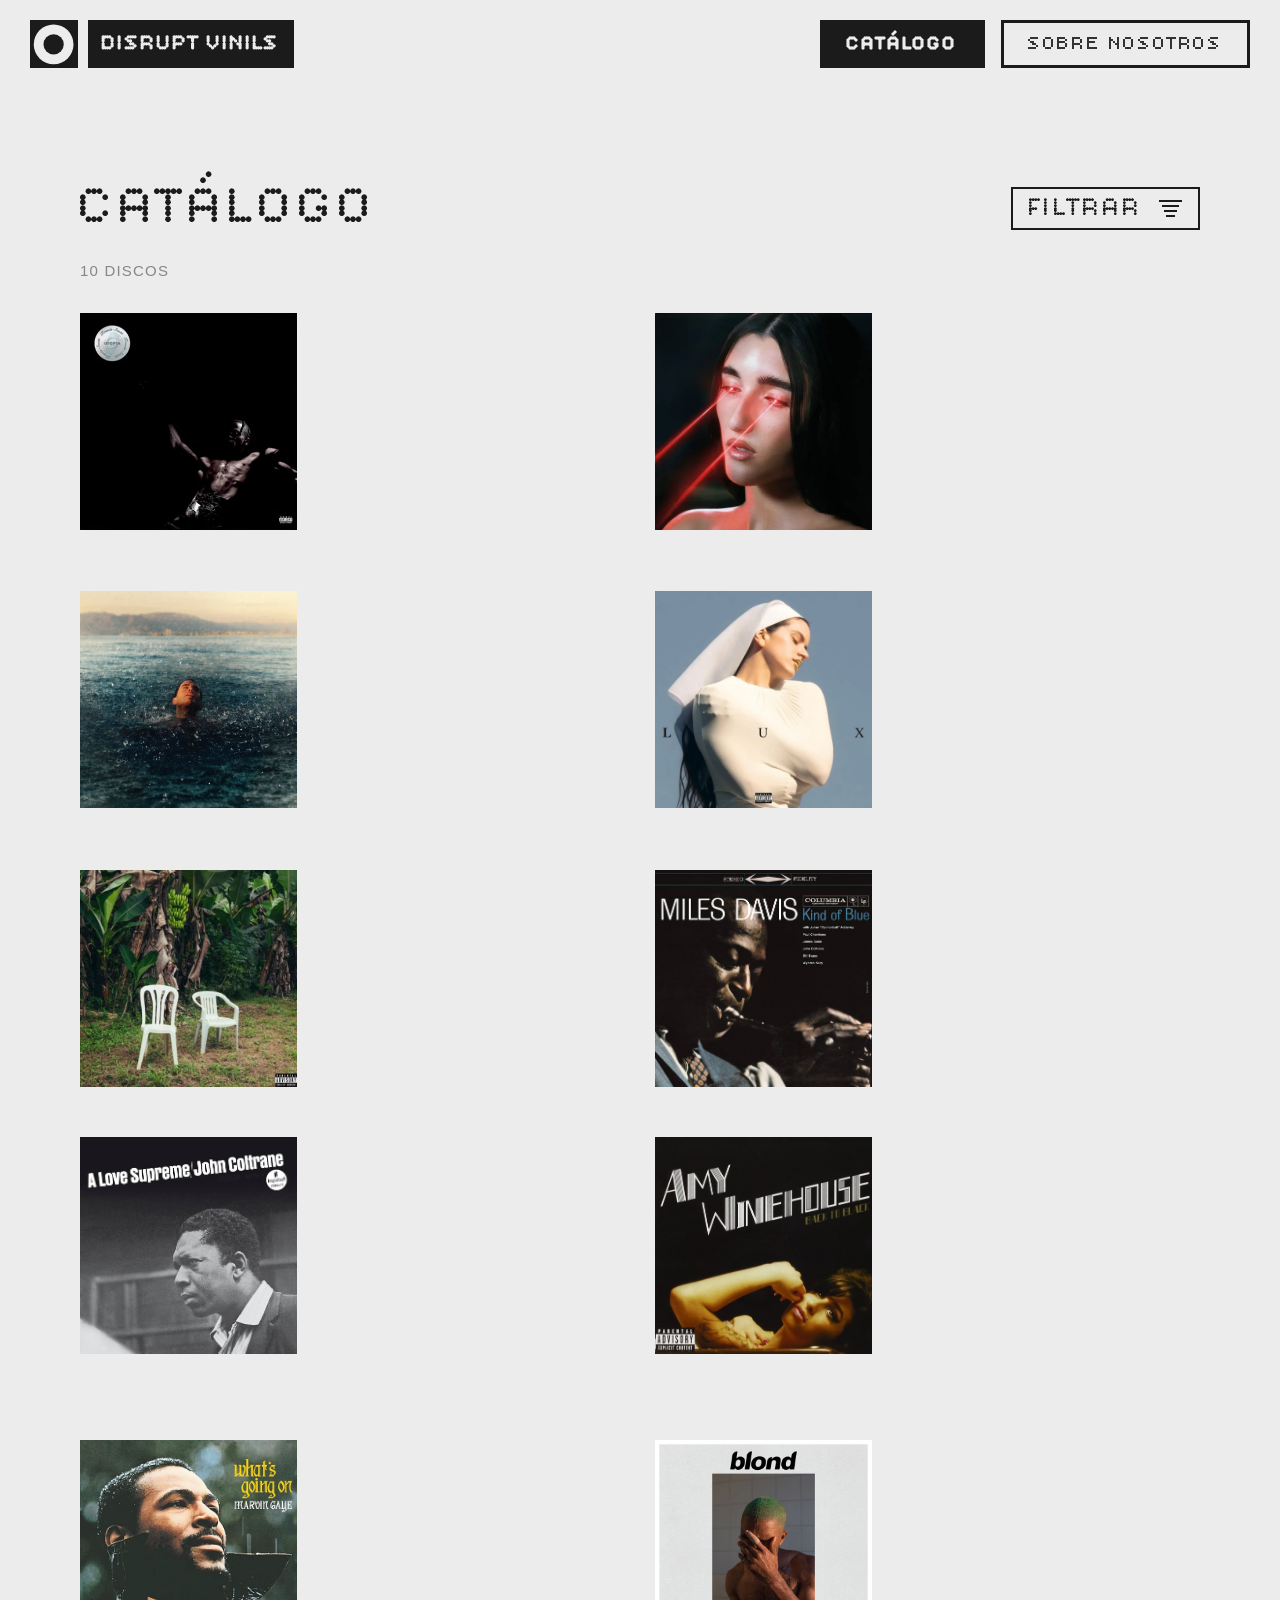
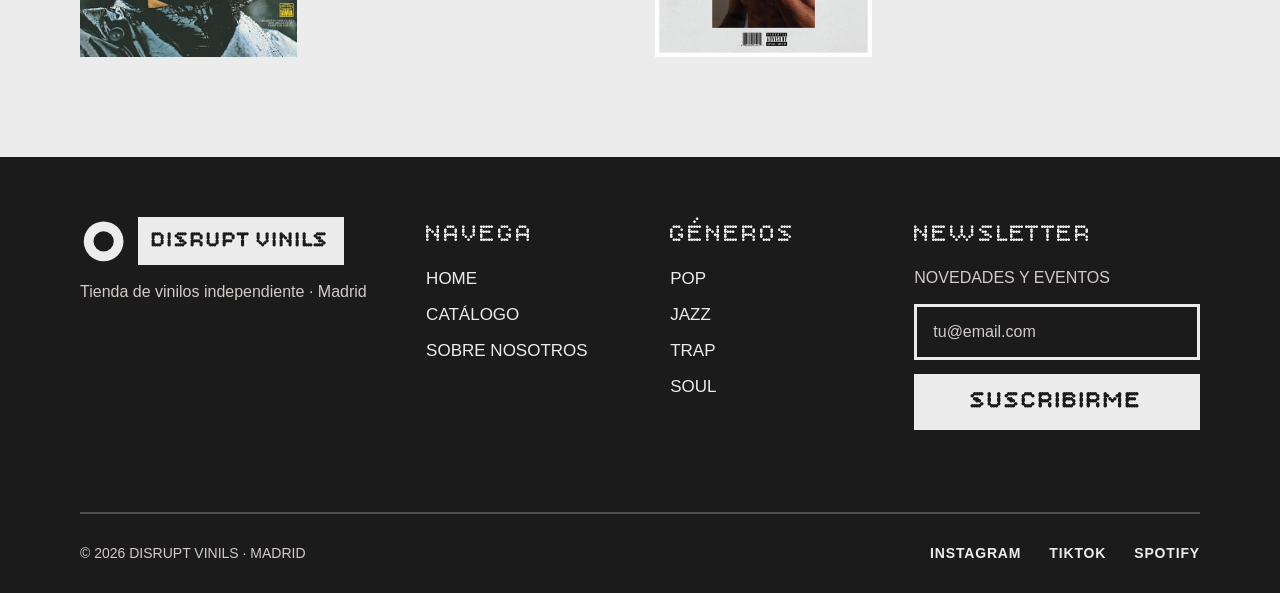
<file: catalogo.html>
<!doctype html>
<html lang="es">
  <head>
    <meta charset="UTF-8" />
    <meta name="viewport" content="width=device-width, initial-scale=1.0" />
    <title>Catálogo · Disrupt Vinils</title>
    <meta
      name="description"
      content="Catálogo de vinilos de Disrupt Vinils: pop, jazz, trap y soul. Filtra por género y descubre cada disco."
    />
    <link rel="icon" href="img/logo.svg" type="image/svg+xml" />

    <link rel="preconnect" href="https://fonts.googleapis.com" />
    <link rel="preconnect" href="https://fonts.gstatic.com" crossorigin />
    <link
      rel="stylesheet"
      href="https://fonts.googleapis.com/css2?family=Bitcount+Prop+Single:wght@400;600;700&amp;display=swap"
    />

    <link
      rel="stylesheet"
      href="https://cdn.jsdelivr.net/npm/aos@2.3.4/dist/aos.css"
    />
    <link rel="stylesheet" href="css/styles.css" />
  </head>
  <body>
    <header class="cabecera">
      <div class="cabecera__barra">
        <a
          href="index.html"
          class="logo"
          aria-label="Disrupt Vinils, ir a la home"
        >
          <span class="logo__icono">
            <svg
              class="logo__disco"
              viewBox="0 0 64 64"
              width="64"
              height="64"
              aria-hidden="true"
            >
              <rect width="64" height="64" fill="#1B1B1B" />
              <circle cx="31.5" cy="32.5" r="26.5" fill="#ECECEC" />
              <circle cx="31.5" cy="32.5" r="13.5" fill="#1B1B1B" />

              <g class="logo__bandas">
                <path
                  d="M53 32.5C53 20.6259 43.3741 11 31.5 11"
                  stroke="#1B1B1B"
                  stroke-width="13"
                  fill="none"
                />
                <path
                  d="M31.5 54C19.6259 54 10 44.3741 10 32.5"
                  stroke="#1B1B1B"
                  stroke-width="13"
                  fill="none"
                />
              </g>
            </svg>
          </span>
          <span class="logo__nombre">DISRUPT VINILS</span>
        </a>

        <button
          type="button"
          class="menu-btn"
          aria-label="Abrir menú"
          aria-expanded="false"
          aria-controls="menu"
        >
          <span></span>
          <span></span>
          <span></span>
        </button>
      </div>

      <nav class="menu" id="menu" aria-label="Navegación principal">
        <a href="catalogo.html" class="boton boton--activo" aria-current="page"
          >CATÁLOGO</a
        >
        <a href="index.html#sobre-nosotros" class="boton">SOBRE NOSOTROS</a>
      </nav>
    </header>

    <main>
      <section class="seccion seccion--clara catalogo" id="catalogo">
        <div class="contenedor">
          <div class="cabecera-seccion">
            <h1 class="titulo-seccion" data-aos="fade-right">CATÁLOGO</h1>

            <div class="filtro">
              <button
                type="button"
                class="filtro__boton"
                aria-expanded="false"
                aria-controls="filtro-lista"
              >
                <span class="filtro__texto">FILTRAR</span>
                <span class="filtro__icono" aria-hidden="true"
                  ><span></span><span></span><span></span><span></span
                ></span>
              </button>
              <ul class="filtro__lista" id="filtro-lista">
                <li>
                  <button
                    type="button"
                    class="filtro__opcion activo"
                    data-genero="todos"
                  >
                    TODOS
                  </button>
                </li>
                <li>
                  <button
                    type="button"
                    class="filtro__opcion"
                    data-genero="pop"
                  >
                    POP
                  </button>
                </li>
                <li>
                  <button
                    type="button"
                    class="filtro__opcion"
                    data-genero="jazz"
                  >
                    JAZZ
                  </button>
                </li>
                <li>
                  <button
                    type="button"
                    class="filtro__opcion"
                    data-genero="trap"
                  >
                    TRAP
                  </button>
                </li>
                <li>
                  <button
                    type="button"
                    class="filtro__opcion"
                    data-genero="soul"
                  >
                    SOUL
                  </button>
                </li>
              </ul>
            </div>
          </div>

          <p
            class="catalogo__resultado"
            id="resultado"
            role="status"
            aria-live="polite"
          >
            10 DISCOS
          </p>

          <div class="catalogo__lista acordeon">
            <article
              class="disco disco--compacto"
              data-generos="trap"
              data-aos="fade-up"
            >
              <div class="disco__media">
                <span class="disco__vinilo"
                  ><img
                    src="img/utopia-vinilo.png"
                    alt=""
                    class="disco__vinilo-img"
                    loading="lazy"
                /></span>
                <img
                  src="img/utopia-portada.jpg"
                  alt="Portada de Utopia, de Travis Scott"
                  class="disco__portada"
                  loading="lazy"
                />
              </div>
              <div class="ficha acordeon__item">
                <h2 class="ficha__titulo">UTOPIA</h2>
                <p class="ficha__fila">
                  <span>TRAVIS SCOTT</span><span>2023</span>
                </p>
                <ul class="ficha__generos">
                  <li>RAP</li>
                  <li>TRAP</li>
                  <li>PSICODELIA</li>
                  <li>HIPHOP</li>
                </ul>
                <p class="ficha__precio">35€</p>
                <div class="acordeon__contenido">
                  <dl class="ficha__datos">
                    <div>
                      <dt>FORMATO</dt>
                      <dd>2 × LP 12"</dd>
                    </div>
                    <div>
                      <dt>COLOR</dt>
                      <dd>Vinilo rojo</dd>
                    </div>
                    <div>
                      <dt>ESTADO</dt>
                      <dd>Nuevo</dd>
                    </div>
                  </dl>
                  <a
                    class="ficha__link"
                    href="https://open.spotify.com/search/Utopia%20Travis%20Scott"
                    target="_blank"
                    rel="noopener"
                    >ESCUCHAR EN SPOTIFY ↗</a
                  >
                </div>
                <button
                  type="button"
                  class="acordeon__titulo"
                  aria-expanded="false"
                >
                  VER MÁS
                </button>
              </div>
            </article>
            <article
              class="disco disco--compacto"
              data-generos="pop"
              data-aos="fade-up"
              data-aos-delay="150"
            >
              <div class="disco__media">
                <span class="disco__vinilo"
                  ><img
                    src="img/bodhiria-vinilo.png"
                    alt=""
                    class="disco__vinilo-img"
                    loading="lazy"
                /></span>
                <img
                  src="img/bodhiria-portada.jpg"
                  alt="Portada de Bodhiria, de Judeline"
                  class="disco__portada"
                  loading="lazy"
                />
              </div>
              <div class="ficha acordeon__item">
                <h2 class="ficha__titulo">BODHIRIA</h2>
                <p class="ficha__fila">
                  <span>JUDELINE</span><span>2024</span>
                </p>
                <ul class="ficha__generos">
                  <li>RAP</li>
                  <li>UNDER</li>
                  <li>INDIE</li>
                  <li>POP</li>
                </ul>
                <p class="ficha__precio">24,95€</p>
                <div class="acordeon__contenido">
                  <dl class="ficha__datos">
                    <div>
                      <dt>FORMATO</dt>
                      <dd>LP 12"</dd>
                    </div>
                    <div>
                      <dt>COLOR</dt>
                      <dd>Vinilo blanco</dd>
                    </div>
                    <div>
                      <dt>ESTADO</dt>
                      <dd>Nuevo</dd>
                    </div>
                  </dl>
                  <a
                    class="ficha__link"
                    href="https://open.spotify.com/search/Bodhiria%20Judeline"
                    target="_blank"
                    rel="noopener"
                    >ESCUCHAR EN SPOTIFY ↗</a
                  >
                </div>
                <button
                  type="button"
                  class="acordeon__titulo"
                  aria-expanded="false"
                >
                  VER MÁS
                </button>
              </div>
            </article>
            <article
              class="disco disco--compacto"
              data-generos="trap pop"
              data-aos="fade-up"
            >
              <div class="disco__media">
                <span class="disco__vinilo"
                  ><img
                    src="img/lamadruga-vinilo.png"
                    alt=""
                    class="disco__vinilo-img"
                    loading="lazy"
                /></span>
                <img
                  src="img/lamadruga-portada.jpg"
                  alt="Portada de La Madrugá, de Delaossa"
                  class="disco__portada"
                  loading="lazy"
                />
              </div>
              <div class="ficha acordeon__item">
                <h2 class="ficha__titulo">LA MADRUGÁ</h2>
                <p class="ficha__fila">
                  <span>DELAOSSA</span><span>2025</span>
                </p>
                <ul class="ficha__generos">
                  <li>RAP</li>
                  <li>TRAP</li>
                  <li>ROCK</li>
                  <li>POP</li>
                </ul>
                <p class="ficha__precio">45€</p>
                <div class="acordeon__contenido">
                  <dl class="ficha__datos">
                    <div>
                      <dt>FORMATO</dt>
                      <dd>LP 12"</dd>
                    </div>
                    <div>
                      <dt>COLOR</dt>
                      <dd>Vinilo blanco</dd>
                    </div>
                    <div>
                      <dt>ESTADO</dt>
                      <dd>Nuevo</dd>
                    </div>
                  </dl>
                  <a
                    class="ficha__link"
                    href="https://open.spotify.com/search/La%20Madrug%C3%A1%20Delaossa"
                    target="_blank"
                    rel="noopener"
                    >ESCUCHAR EN SPOTIFY ↗</a
                  >
                </div>
                <button
                  type="button"
                  class="acordeon__titulo"
                  aria-expanded="false"
                >
                  VER MÁS
                </button>
              </div>
            </article>
            <article
              class="disco disco--compacto"
              data-generos="pop"
              data-aos="fade-up"
              data-aos-delay="150"
            >
              <div class="disco__media">
                <span class="disco__vinilo"
                  ><img
                    src="img/lux-vinilo.png"
                    alt=""
                    class="disco__vinilo-img"
                    loading="lazy"
                /></span>
                <img
                  src="img/lux-portada.webp"
                  alt="Portada de Lux, de Rosalía"
                  class="disco__portada"
                  loading="lazy"
                />
              </div>
              <div class="ficha acordeon__item">
                <h2 class="ficha__titulo">LUX</h2>
                <p class="ficha__fila"><span>ROSALÍA</span><span>2025</span></p>
                <ul class="ficha__generos">
                  <li>POP</li>
                  <li>EXPERIMENTAL</li>
                  <li>CLÁSICA</li>
                </ul>
                <p class="ficha__precio">39,99€</p>
                <div class="acordeon__contenido">
                  <dl class="ficha__datos">
                    <div>
                      <dt>FORMATO</dt>
                      <dd>LP 12"</dd>
                    </div>
                    <div>
                      <dt>COLOR</dt>
                      <dd>Vinilo transparente</dd>
                    </div>
                    <div>
                      <dt>ESTADO</dt>
                      <dd>Nuevo</dd>
                    </div>
                  </dl>
                  <a
                    class="ficha__link"
                    href="https://open.spotify.com/search/Lux%20Rosal%C3%ADa"
                    target="_blank"
                    rel="noopener"
                    >ESCUCHAR EN SPOTIFY ↗</a
                  >
                </div>
                <button
                  type="button"
                  class="acordeon__titulo"
                  aria-expanded="false"
                >
                  VER MÁS
                </button>
              </div>
            </article>
            <article
              class="disco disco--compacto"
              data-generos="trap pop"
              data-aos="fade-up"
            >
              <div class="disco__media">
                <span class="disco__vinilo"
                  ><img
                    src="img/dtmf-vinilo.png"
                    alt=""
                    class="disco__vinilo-img"
                    loading="lazy"
                /></span>
                <img
                  src="img/dtmf-portada.jpeg"
                  alt="Portada de DeBÍ TiRAR MáS FOToS, de Bad Bunny"
                  class="disco__portada"
                  loading="lazy"
                />
              </div>
              <div class="ficha acordeon__item">
                <h2 class="ficha__titulo">DTMF</h2>
                <p class="ficha__fila">
                  <span>BAD BUNNY</span><span>2025</span>
                </p>
                <ul class="ficha__generos">
                  <li>REGGAETÓN</li>
                  <li>TRAP</li>
                  <li>POP</li>
                </ul>
                <p class="ficha__precio">42€</p>
                <div class="acordeon__contenido">
                  <dl class="ficha__datos">
                    <div>
                      <dt>FORMATO</dt>
                      <dd>2 × LP 12"</dd>
                    </div>
                    <div>
                      <dt>COLOR</dt>
                      <dd>Vinilo negro</dd>
                    </div>
                    <div>
                      <dt>ESTADO</dt>
                      <dd>Nuevo</dd>
                    </div>
                  </dl>
                  <a
                    class="ficha__link"
                    href="https://open.spotify.com/search/Deb%C3%AD%20Tirar%20M%C3%A1s%20Fotos%20Bad%20Bunny"
                    target="_blank"
                    rel="noopener"
                    >ESCUCHAR EN SPOTIFY ↗</a
                  >
                </div>
                <button
                  type="button"
                  class="acordeon__titulo"
                  aria-expanded="false"
                >
                  VER MÁS
                </button>
              </div>
            </article>
            <article
              class="disco disco--compacto"
              data-generos="jazz"
              data-aos="fade-up"
              data-aos-delay="150"
            >
              <div class="disco__media">
                <span class="disco__vinilo"
                  ><img
                    src="img/kindofblue-vinilo.png"
                    alt=""
                    class="disco__vinilo-img"
                    loading="lazy"
                /></span>
                <img
                  src="img/kindofblue-portada.jpg"
                  alt="Portada de Kind of Blue, de Miles Davis"
                  class="disco__portada"
                  loading="lazy"
                />
              </div>
              <div class="ficha acordeon__item">
                <h2 class="ficha__titulo">KIND OF BLUE</h2>
                <p class="ficha__fila">
                  <span>MILES DAVIS</span><span>1959</span>
                </p>
                <ul class="ficha__generos">
                  <li>JAZZ</li>
                  <li>MODAL</li>
                  <li>COOL</li>
                </ul>
                <p class="ficha__precio">29,95€</p>
                <div class="acordeon__contenido">
                  <dl class="ficha__datos">
                    <div>
                      <dt>FORMATO</dt>
                      <dd>LP 12"</dd>
                    </div>
                    <div>
                      <dt>COLOR</dt>
                      <dd>Vinilo negro</dd>
                    </div>
                    <div>
                      <dt>ESTADO</dt>
                      <dd>Nuevo</dd>
                    </div>
                  </dl>
                  <a
                    class="ficha__link"
                    href="https://open.spotify.com/search/Kind%20of%20Blue%20Miles%20Davis"
                    target="_blank"
                    rel="noopener"
                    >ESCUCHAR EN SPOTIFY ↗</a
                  >
                </div>
                <button
                  type="button"
                  class="acordeon__titulo"
                  aria-expanded="false"
                >
                  VER MÁS
                </button>
              </div>
            </article>
            <article
              class="disco disco--compacto"
              data-generos="jazz"
              data-aos="fade-up"
            >
              <div class="disco__media">
                <span class="disco__vinilo"
                  ><img
                    src="img/alovesupreme-vinilo.png"
                    alt=""
                    class="disco__vinilo-img"
                    loading="lazy"
                /></span>
                <img
                  src="img/alovesupreme-portada.jpg"
                  alt="Portada de A Love Supreme, de John Coltrane"
                  class="disco__portada"
                  loading="lazy"
                />
              </div>
              <div class="ficha acordeon__item">
                <h2 class="ficha__titulo">A LOVE SUPREME</h2>
                <p class="ficha__fila">
                  <span>JOHN COLTRANE</span><span>1965</span>
                </p>
                <ul class="ficha__generos">
                  <li>JAZZ</li>
                  <li>SPIRITUAL</li>
                  <li>HARD BOP</li>
                </ul>
                <p class="ficha__precio">27,50€</p>
                <div class="acordeon__contenido">
                  <dl class="ficha__datos">
                    <div>
                      <dt>FORMATO</dt>
                      <dd>LP 12"</dd>
                    </div>
                    <div>
                      <dt>COLOR</dt>
                      <dd>Vinilo negro</dd>
                    </div>
                    <div>
                      <dt>ESTADO</dt>
                      <dd>Nuevo</dd>
                    </div>
                  </dl>
                  <a
                    class="ficha__link"
                    href="https://open.spotify.com/search/A%20Love%20Supreme%20John%20Coltrane"
                    target="_blank"
                    rel="noopener"
                    >ESCUCHAR EN SPOTIFY ↗</a
                  >
                </div>
                <button
                  type="button"
                  class="acordeon__titulo"
                  aria-expanded="false"
                >
                  VER MÁS
                </button>
              </div>
            </article>
            <article
              class="disco disco--compacto"
              data-generos="soul jazz"
              data-aos="fade-up"
              data-aos-delay="150"
            >
              <div class="disco__media">
                <span class="disco__vinilo"
                  ><img
                    src="img/backtoblack-vinilo.png"
                    alt=""
                    class="disco__vinilo-img"
                    loading="lazy"
                /></span>
                <img
                  src="img/backtoblack-portada.jpg"
                  alt="Portada de Back to Black, de Amy Winehouse"
                  class="disco__portada"
                  loading="lazy"
                />
              </div>
              <div class="ficha acordeon__item">
                <h2 class="ficha__titulo">BACK TO BLACK</h2>
                <p class="ficha__fila">
                  <span>AMY WINEHOUSE</span><span>2006</span>
                </p>
                <ul class="ficha__generos">
                  <li>SOUL</li>
                  <li>R&amp;B</li>
                  <li>JAZZ</li>
                </ul>
                <p class="ficha__precio">32€</p>
                <div class="acordeon__contenido">
                  <dl class="ficha__datos">
                    <div>
                      <dt>FORMATO</dt>
                      <dd>LP 12"</dd>
                    </div>
                    <div>
                      <dt>COLOR</dt>
                      <dd>Vinilo negro</dd>
                    </div>
                    <div>
                      <dt>ESTADO</dt>
                      <dd>Nuevo</dd>
                    </div>
                  </dl>
                  <a
                    class="ficha__link"
                    href="https://open.spotify.com/search/Back%20to%20Black%20Amy%20Winehouse"
                    target="_blank"
                    rel="noopener"
                    >ESCUCHAR EN SPOTIFY ↗</a
                  >
                </div>
                <button
                  type="button"
                  class="acordeon__titulo"
                  aria-expanded="false"
                >
                  VER MÁS
                </button>
              </div>
            </article>
            <article
              class="disco disco--compacto"
              data-generos="soul"
              data-aos="fade-up"
            >
              <div class="disco__media">
                <span class="disco__vinilo"
                  ><img
                    src="img/whatsgoingon-vinilo.png"
                    alt=""
                    class="disco__vinilo-img"
                    loading="lazy"
                /></span>
                <img
                  src="img/whatsgoingon-portada.jpg"
                  alt="Portada de What's Going On, de Marvin Gaye"
                  class="disco__portada"
                  loading="lazy"
                />
              </div>
              <div class="ficha acordeon__item">
                <h2 class="ficha__titulo">WHAT'S GOING ON</h2>
                <p class="ficha__fila">
                  <span>MARVIN GAYE</span><span>1971</span>
                </p>
                <ul class="ficha__generos">
                  <li>SOUL</li>
                  <li>R&amp;B</li>
                  <li>FUNK</li>
                </ul>
                <p class="ficha__precio">30€</p>
                <div class="acordeon__contenido">
                  <dl class="ficha__datos">
                    <div>
                      <dt>FORMATO</dt>
                      <dd>LP 12"</dd>
                    </div>
                    <div>
                      <dt>COLOR</dt>
                      <dd>Vinilo negro</dd>
                    </div>
                    <div>
                      <dt>ESTADO</dt>
                      <dd>Nuevo</dd>
                    </div>
                  </dl>
                  <a
                    class="ficha__link"
                    href="https://open.spotify.com/search/What%27s%20Going%20On%20Marvin%20Gaye"
                    target="_blank"
                    rel="noopener"
                    >ESCUCHAR EN SPOTIFY ↗</a
                  >
                </div>
                <button
                  type="button"
                  class="acordeon__titulo"
                  aria-expanded="false"
                >
                  VER MÁS
                </button>
              </div>
            </article>
            <article
              class="disco disco--compacto"
              data-generos="soul pop"
              data-aos="fade-up"
              data-aos-delay="150"
            >
              <div class="disco__media">
                <span class="disco__vinilo"
                  ><img
                    src="img/blonde-vinilo.png"
                    alt=""
                    class="disco__vinilo-img"
                    loading="lazy"
                /></span>
                <img
                  src="img/blonde-portada.jpg"
                  alt="Portada de Blonde, de Frank Ocean"
                  class="disco__portada"
                  loading="lazy"
                />
              </div>
              <div class="ficha acordeon__item">
                <h2 class="ficha__titulo">BLONDE</h2>
                <p class="ficha__fila">
                  <span>FRANK OCEAN</span><span>2016</span>
                </p>
                <ul class="ficha__generos">
                  <li>R&amp;B</li>
                  <li>SOUL</li>
                  <li>POP</li>
                </ul>
                <p class="ficha__precio">38€</p>
                <div class="acordeon__contenido">
                  <dl class="ficha__datos">
                    <div>
                      <dt>FORMATO</dt>
                      <dd>2 × LP 12"</dd>
                    </div>
                    <div>
                      <dt>COLOR</dt>
                      <dd>Vinilo negro</dd>
                    </div>
                    <div>
                      <dt>ESTADO</dt>
                      <dd>Nuevo</dd>
                    </div>
                  </dl>
                  <a
                    class="ficha__link"
                    href="https://open.spotify.com/search/Blonde%20Frank%20Ocean"
                    target="_blank"
                    rel="noopener"
                    >ESCUCHAR EN SPOTIFY ↗</a
                  >
                </div>
                <button
                  type="button"
                  class="acordeon__titulo"
                  aria-expanded="false"
                >
                  VER MÁS
                </button>
              </div>
            </article>
          </div>
        </div>
      </section>
    </main>

    <footer class="pie">
      <div class="contenedor">
        <div class="pie__top">
          <div class="pie__marca">
            <a
              href="index.html"
              class="logo logo--invertido"
              aria-label="Disrupt Vinils, ir a la home"
            >
              <span class="logo__icono">
                <svg
                  class="logo__disco"
                  viewBox="0 0 64 64"
                  width="64"
                  height="64"
                  aria-hidden="true"
                >
                  <rect width="64" height="64" fill="#1B1B1B" />
                  <circle cx="31.5" cy="32.5" r="26.5" fill="#ECECEC" />
                  <circle cx="31.5" cy="32.5" r="13.5" fill="#1B1B1B" />

                  <g class="logo__bandas">
                    <path
                      d="M53 32.5C53 20.6259 43.3741 11 31.5 11"
                      stroke="#1B1B1B"
                      stroke-width="13"
                      fill="none"
                    />
                    <path
                      d="M31.5 54C19.6259 54 10 44.3741 10 32.5"
                      stroke="#1B1B1B"
                      stroke-width="13"
                      fill="none"
                    />
                  </g>
                </svg>
              </span>
              <span class="logo__nombre">DISRUPT VINILS</span>
            </a>
            <p>Tienda de vinilos independiente · Madrid</p>
          </div>

          <nav class="pie__col" aria-label="Navegación del pie">
            <h2>NAVEGA</h2>
            <ul>
              <li><a href="index.html">HOME</a></li>
              <li><a href="catalogo.html" aria-current="page">CATÁLOGO</a></li>
              <li><a href="index.html#sobre-nosotros">SOBRE NOSOTROS</a></li>
            </ul>
          </nav>

          <nav class="pie__col" aria-label="Géneros">
            <h2>GÉNEROS</h2>
            <ul>
              <li><a href="#pop">POP</a></li>
              <li><a href="#jazz">JAZZ</a></li>
              <li><a href="#trap">TRAP</a></li>
              <li><a href="#soul">SOUL</a></li>
            </ul>
          </nav>

          <div class="pie__col newsletter">
            <h2>NEWSLETTER</h2>
            <p>NOVEDADES Y EVENTOS</p>
            <form class="newsletter__form" id="newsletter" novalidate>
              <label for="email" class="oculto">Tu email</label>
              <input
                type="email"
                id="email"
                name="email"
                placeholder="tu@email.com"
                autocomplete="email"
              />
              <button type="submit">SUSCRIBIRME</button>
              <p
                class="newsletter__mensaje"
                id="newsletter-mensaje"
                role="status"
                aria-live="polite"
              ></p>
            </form>
          </div>
        </div>

        <div class="pie__bottom">
          <p>© 2026 DISRUPT VINILS · MADRID</p>
          <ul class="pie__redes">
            <li>
              <a href="https://www.instagram.com" target="_blank" rel="noopener"
                >INSTAGRAM</a
              >
            </li>
            <li>
              <a href="https://www.tiktok.com" target="_blank" rel="noopener"
                >TIKTOK</a
              >
            </li>
            <li>
              <a href="https://open.spotify.com" target="_blank" rel="noopener"
                >SPOTIFY</a
              >
            </li>
          </ul>
        </div>
      </div>
    </footer>

    <script src="https://code.jquery.com/jquery-3.7.1.min.js"></script>
    <script src="https://cdn.jsdelivr.net/npm/aos@2.3.4/dist/aos.js"></script>
    <script src="js/script.js"></script>
  </body>
</html>
</file>
<file: css/styles.css>
:root {
  --color-claro: #ececec;
  --color-oscuro: #1b1b1b;
  --color-suave: #d3caca;
  --color-suave-oscuro: #8c8585;
  --color-error: #ff8a8a;

  --fuente-pixel: "Bitcount Prop Single", "Courier New", monospace;
  --fuente-ui: "Helvetica Neue", Helvetica, Arial, sans-serif;

  --borde: 3px;
  --espacio: 20px;
  --espacio-seccion: 56px;
  --gap-slider: 24px;
  --ancho-max: 1220px;
  --transicion: 0.3s ease;

  --titulo: 2rem;
  --titulo-ficha: 1.9rem;
  --texto-boton: 1.25rem;
}

* {
  box-sizing: border-box;
  margin: 0;
  padding: 0;
}

html {
  scroll-behavior: smooth;
}

body {
  background-color: var(--color-claro);
  color: var(--color-oscuro);
  font-family: var(--fuente-ui);
  line-height: 1.4;
  overflow-x: hidden;
}

a {
  color: inherit;
  text-decoration: none;
}

img {
  display: block;
  max-width: 100%;
}

ul,
ol {
  list-style: none;
}

button {
  font: inherit;
  color: inherit;
  background: none;
  border: none;
  cursor: pointer;
}

.oculto {
  position: absolute;
  width: 1px;
  height: 1px;
  overflow: hidden;
  clip: rect(0 0 0 0);
  white-space: nowrap;
}

.contenedor {
  width: 100%;
  max-width: var(--ancho-max);
  margin: 0 auto;
  padding: 0 var(--espacio);
}

.seccion {
  padding: var(--espacio-seccion) 0;
}

.seccion--clara {
  background-color: var(--color-claro);
  color: var(--color-oscuro);
}

.seccion--oscura {
  background-color: var(--color-oscuro);
  color: var(--color-claro);
}

.seccion--borde {
  border-top: var(--borde) solid var(--color-oscuro);
}

.titulo-seccion {
  font-family: var(--fuente-pixel);
  font-size: var(--titulo);
  font-weight: 400;
  line-height: 1.1;
  letter-spacing: 0.02em;
  margin-bottom: 32px;
}

.cabecera-seccion {
  display: flex;
  flex-wrap: wrap;
  justify-content: space-between;
  align-items: center;
  gap: 16px;
  margin-bottom: 32px;
}

.cabecera-seccion .titulo-seccion {
  margin-bottom: 0;
}

.boton {
  display: inline-flex;
  justify-content: center;
  align-items: center;
  min-height: 56px;
  padding: 0 24px;
  border: var(--borde) solid var(--color-oscuro);
  background-color: var(--color-claro);
  color: var(--color-oscuro);
  font-family: var(--fuente-pixel);
  font-size: var(--texto-boton);
  letter-spacing: 0.04em;
  white-space: nowrap;
  transition:
    background-color var(--transicion),
    color var(--transicion);
}

.boton:hover,
.boton:focus-visible,
.boton--activo {
  background-color: var(--color-oscuro);
  color: var(--color-claro);
  font-weight: 700;
}

.cabecera {
  position: sticky;
  top: 0;
  z-index: 10;
  background-color: transparent;
}

.cabecera__barra {
  display: flex;
  justify-content: space-between;
  align-items: center;
  padding: 14px var(--espacio);
}

.logo {
  display: flex;
  gap: 10px;
}

.logo__icono {
  flex-shrink: 0;
  width: 44px;
  height: 44px;
}

.logo__disco {
  display: block;
  width: 100%;
  height: 100%;
}

.logo__bandas {
  opacity: 0;
  transform-origin: 31.5px 32.5px;
  transition: opacity var(--transicion);
  animation: girar 1.4s linear infinite;
  animation-play-state: paused;
}

.logo:hover .logo__bandas,
.logo:focus-visible .logo__bandas {
  opacity: 1;
  animation-play-state: running;
}

@keyframes girar {
  to {
    transform: rotate(360deg);
  }
}

.logo__nombre {
  display: flex;
  align-items: center;
  padding: 0 12px;
  background-color: var(--color-oscuro);
  color: var(--color-claro);
  font-family: var(--fuente-pixel);
  font-size: 1.15rem;
  font-weight: 600;
  white-space: nowrap;
}

.menu-btn {
  display: flex;
  flex-direction: column;
  justify-content: center;
  align-items: center;
  gap: 6px;
  width: 44px;
  height: 44px;
  border: var(--borde) solid var(--color-oscuro);
  background-color: var(--color-claro);
}

.menu-btn span {
  display: block;
  width: 20px;
  height: var(--borde);
  background-color: var(--color-oscuro);
  transition:
    transform var(--transicion),
    opacity var(--transicion);
}

.menu-btn.abierto span:nth-child(1) {
  transform: translateY(9px) rotate(45deg);
}

.menu-btn.abierto span:nth-child(2) {
  opacity: 0;
}

.menu-btn.abierto span:nth-child(3) {
  transform: translateY(-9px) rotate(-45deg);
}

.menu {
  display: none;
  padding: 0 var(--espacio) 16px;
}

.menu .boton {
  display: flex;
  width: 100%;
  min-height: 44px;
  font-size: 1.1rem;
}

.menu .boton + .boton {
  margin-top: 12px;
}

.discos {
  display: flex;
  flex-direction: column;
  gap: 46px;
}

.disco {
  display: grid;
  grid-template-columns: 1fr;
  gap: 24px;
}

.disco__media {
  position: relative;
  width: 62%;
  max-width: 405px;
  aspect-ratio: 1 / 1;
}

.disco__portada {
  position: relative;
  z-index: 1;
  width: 100%;
  height: 100%;
  object-fit: cover;
}

.disco__vinilo {
  position: absolute;
  top: 1.5%;
  left: 1.5%;
  width: 97%;
  height: 97%;
  transform: translateX(52%);
  transition: transform 0.7s ease;
}

.disco__vinilo-img {
  width: 100%;
  height: 100%;
  object-fit: contain;
  animation: girar 3s linear infinite;
}

/* Ficha del disco */
.ficha {
  padding: 24px 22px;
  border: var(--borde) solid var(--color-oscuro);
  background-color: var(--color-claro);
}

.ficha__titulo {
  margin-bottom: 18px;
  font-family: var(--fuente-pixel);
  font-size: var(--titulo-ficha);
  font-weight: 400;
  line-height: 1;
}

.ficha__fila,
.ficha__generos {
  display: flex;
  justify-content: space-between;
  gap: 8px;
  color: var(--color-oscuro);
  font-size: 1.125rem;
}

.ficha__generos {
  flex-wrap: wrap;
  margin: 22px 0;
  font-weight: 200;
}

.ficha__precio {
  margin-bottom: 24px;
  color: var(--color-oscuro);
  font-size: 1.125rem;
  font-weight: 700;
}

.acordeon__contenido {
  display: none;
  padding-bottom: 20px;
}

.ficha__datos {
  display: grid;
  gap: 8px;
  margin-bottom: 16px;
}

.ficha__datos div {
  display: flex;
  justify-content: space-between;
  padding-bottom: 6px;
  border-bottom: 1px solid var(--color-suave);
}

.ficha__datos dt {
  font-weight: 700;
}

.ficha__link {
  font-weight: 700;
  text-decoration: underline;
  text-underline-offset: 4px;
}

.acordeon__titulo {
  position: relative;
  width: 100%;
  min-height: 51px;
  background-color: var(--color-oscuro);
  color: var(--color-claro);
  font-size: 1.25rem;
  font-weight: 700;
}

.acordeon__titulo::after {
  content: "";
  position: absolute;
  top: 50%;
  right: 20px;
  width: 9px;
  height: 9px;
  margin-top: -7px;
  border-right: 2.5px solid currentColor;
  border-bottom: 2.5px solid currentColor;
  transform: rotate(45deg);
  transition:
    transform var(--transicion),
    margin-top var(--transicion);
}

.acordeon__titulo.abierto::after {
  margin-top: -2px;
  transform: rotate(225deg);
}

.subtitulo {
  margin: -12px 0 28px;
  color: var(--color-suave);
  font-size: 1.125rem;
  font-weight: 300;
}

.slider__controles {
  display: flex;
  gap: 16px;
}

.flecha {
  display: grid;
  place-items: center;
  width: 52px;
  height: 52px;
  border: var(--borde) solid var(--color-claro);
  color: var(--color-claro);
  transition:
    background-color var(--transicion),
    color var(--transicion);
}

.flecha:hover,
.flecha:focus-visible {
  background-color: var(--color-claro);
  color: var(--color-oscuro);
}

.slider {
  margin-right: calc((100% - 100vw) / 2);
  padding-bottom: 18px;
  overflow-x: auto;
  overflow-y: hidden;
  scrollbar-width: thin;
  scrollbar-color: var(--color-claro) transparent;
}

.slider__pista {
  display: flex;
  gap: var(--gap-slider);
  width: max-content;
  padding-right: var(--espacio);
}

.noticia {
  display: flex;
  flex-direction: column;
  gap: 16px;
  width: 78vw;
  max-width: 300px;
}

.noticia__img {
  width: 100%;
  aspect-ratio: 3 / 4;
  object-fit: cover;
  border: var(--borde) solid var(--color-claro);
}

.noticia__meta {
  display: flex;
  align-items: center;
  gap: 14px;
  color: var(--color-suave);
  font-size: 1rem;
  letter-spacing: 0.06em;
}

.noticia__fecha {
  padding: 6px 10px;
  background-color: var(--color-claro);
  color: var(--color-oscuro);
  font-family: var(--fuente-pixel);
  font-size: 1.375rem;
}

.noticia__titulo {
  font-family: var(--fuente-pixel);
  font-size: 1.875rem;
  font-weight: 400;
  line-height: 1.1;
}

.noticia__texto {
  color: var(--color-suave);
  font-size: 1.0625rem;
  font-weight: 300;
  line-height: 1.35;
}

.noticia__link {
  font-size: 1.0625rem;
  font-weight: 700;
  transition: letter-spacing var(--transicion);
}

.noticia__link:hover {
  letter-spacing: 0.08em;
}

.slider__puntos {
  display: flex;
  gap: 12px;
  margin-top: 32px;
}

.slider__punto {
  width: 14px;
  height: 14px;
  border: 2px solid var(--color-claro);
  transition:
    width var(--transicion),
    background-color var(--transicion);
}

.slider__punto.activo {
  width: 40px;
  background-color: var(--color-claro);
}

.marquee {
  overflow: hidden;
  padding: 20px 0;
  border-top: var(--borde) solid var(--color-oscuro);
  border-bottom: var(--borde) solid var(--color-oscuro);
  background-color: var(--color-claro);
}

.marquee__pista {
  display: flex;
  gap: 40px;
  width: max-content;
  font-family: var(--fuente-pixel);
  font-size: 1.6rem;
  white-space: nowrap;
  animation: marquee 28s linear infinite;
}

.marquee:hover .marquee__pista {
  animation-play-state: paused;
}

@keyframes marquee {
  to {
    transform: translateX(calc(-50% - 20px));
  }
}

.mes {
  font-size: 1.125rem;
  font-weight: 300;
  letter-spacing: 0.08em;
}

.mejor {
  display: grid;
  grid-template-columns: 1fr;
  gap: 40px;
}

.destacado {
  display: flex;
  flex-direction: column;
  gap: 18px;
}

.destacado__badge {
  align-self: flex-start;
  padding: 8px 14px;
  background-color: var(--color-oscuro);
  color: var(--color-claro);
  font-family: var(--fuente-pixel);
  font-size: 1.5rem;
  font-weight: 600;
}

.destacado__media {
  --ancho: 64%;
  width: var(--ancho);
  max-width: none;
  align-self: center;
  margin-right: calc(var(--ancho) * 0.49);
  transition: opacity 0.25s ease;
}

.destacado__media.cambiando {
  opacity: 0;
}

.destacado__titulo {
  font-family: var(--fuente-pixel);
  font-size: 1.875rem;
  font-weight: 400;
}

.destacado__texto {
  max-width: 400px;
  font-size: 1.125rem;
  font-weight: 300;
  line-height: 1.4;
}

.ranking-bloque {
  display: flex;
  flex-direction: column;
  align-items: flex-start;
  gap: 24px;
}

.ranking {
  width: 100%;
}

.ranking li + li {
  margin-top: calc(var(--borde) * -1);
}

.ranking__fila {
  display: grid;
  grid-template-columns: auto 1fr auto;
  align-items: center;
  gap: 12px;
  width: 100%;
  padding: 14px 16px;
  border: var(--borde) solid var(--color-oscuro);
  background-color: var(--color-claro);
  color: var(--color-oscuro);
  text-align: left;
  transition:
    background-color var(--transicion),
    color var(--transicion);
}

.ranking__num {
  font-family: var(--fuente-pixel);
  font-size: 2rem;
  line-height: 1;
}

.ranking__info {
  display: flex;
  flex-direction: column;
  gap: 6px;
}

.ranking__disco {
  font-family: var(--fuente-pixel);
  font-size: 1.625rem;
  line-height: 1;
}

.ranking__artista {
  color: var(--color-suave-oscuro);
  font-size: 0.9375rem;
}

.ranking__precio {
  font-size: 1.125rem;
  font-weight: 700;
}

.ranking__fila:hover,
.ranking__fila:focus-visible,
.ranking__fila.activa {
  background-color: var(--color-oscuro);
  color: var(--color-claro);
}

.ranking__fila:hover .ranking__artista,
.ranking__fila.activa .ranking__artista {
  color: var(--color-suave);
}

.statement {
  min-height: 5em;
  margin-bottom: 36px;
  font-family: var(--fuente-pixel);
  font-size: var(--titulo-ficha);
  line-height: 1.2;
}

/* Cursor que añade Typed.js */
.typed-cursor {
  font-family: var(--fuente-pixel);
}

.datos {
  display: grid;
  grid-template-columns: 1fr;
  gap: 24px;
  margin-bottom: 36px;
}

.dato {
  display: flex;
  flex-direction: column;
  gap: 10px;
  padding: 24px;
  border: var(--borde) solid var(--color-oscuro);
}

.dato strong {
  font-family: var(--fuente-pixel);
  font-size: var(--titulo);
  font-weight: 400;
  line-height: 1;
}

.dato span {
  font-size: 1rem;
  letter-spacing: 0.06em;
}

.sobre {
  display: grid;
  grid-template-columns: 1fr;
  gap: 32px;
}

.sobre__texto {
  font-size: 1.1875rem;
  line-height: 1.45;
}

.sobre__info h3 {
  margin-bottom: 6px;
  font-family: var(--fuente-pixel);
  font-size: 1.625rem;
  font-weight: 400;
}

.sobre__info p,
.sobre__info address {
  margin-bottom: 18px;
  font-size: 1.125rem;
  font-style: normal;
}

.pie {
  padding: 60px 0 30px;
  background-color: var(--color-oscuro);
  color: var(--color-claro);
}

.pie__top {
  display: grid;
  grid-template-columns: 1fr;
  gap: 40px;
  padding-bottom: 50px;
  border-bottom: 2px solid rgba(236, 236, 236, 0.25);
  text-align: center;
}

.pie__marca .logo {
  justify-content: center;
}

.pie__marca p {
  margin-top: 16px;
  color: var(--color-suave);
  font-weight: 300;
}

.logo--invertido .logo__nombre {
  background-color: var(--color-claro);
  color: var(--color-oscuro);
}

.pie__col h2 {
  margin-bottom: 14px;
  font-family: var(--fuente-pixel);
  font-size: 1.625rem;
  font-weight: 400;
}

.pie__col li + li {
  margin-top: 12px;
}

.pie__col a {
  font-size: 1.0625rem;
  transition: opacity var(--transicion);
}

.pie__col a:hover {
  opacity: 0.6;
}

.newsletter p {
  margin-bottom: 14px;
  color: var(--color-suave);
  font-weight: 300;
}

.newsletter__form {
  display: flex;
  flex-direction: column;
  gap: 14px;
  max-width: 400px;
  margin: 0 auto;
}

.newsletter__form input {
  height: 56px;
  padding: 0 16px;
  border: var(--borde) solid var(--color-claro);
  background: transparent;
  color: var(--color-claro);
  font: inherit;
  text-align: center;
}

.newsletter__form input::placeholder {
  color: var(--color-suave);
}

.newsletter__form input.error {
  border-color: var(--color-error);
}

.newsletter__form button {
  height: 56px;
  background-color: var(--color-claro);
  color: var(--color-oscuro);
  font-family: var(--fuente-pixel);
  font-size: 1.5rem;
  font-weight: 600;
  transition: letter-spacing var(--transicion);
}

.newsletter__form button:hover {
  letter-spacing: 0.08em;
}

.newsletter p.newsletter__mensaje {
  min-height: 1.2em;
  margin: 0;
  font-size: 0.9375rem;
}

.newsletter p.newsletter__mensaje.error {
  color: var(--color-error);
}

.newsletter p.newsletter__mensaje.ok {
  color: var(--color-claro);
}

.pie__bottom {
  display: flex;
  flex-direction: column;
  align-items: center;
  gap: 20px;
  padding-top: 30px;
  color: var(--color-suave);
  font-size: 0.875rem;
}

.pie__redes {
  display: flex;
  gap: 28px;
}

.pie__redes a {
  color: var(--color-claro);
  font-weight: 700;
  letter-spacing: 0.06em;
}

.filtro {
  position: relative;
}

.filtro__boton {
  display: inline-flex;
  align-items: center;
  gap: 16px;
  min-height: 44px;
  padding: 0 16px;
  border: 2px solid var(--color-oscuro);
  background-color: var(--color-claro);
  font-family: var(--fuente-pixel);
  font-size: 1.35rem;
  letter-spacing: 0.04em;
  transition:
    background-color var(--transicion),
    color var(--transicion);
}

.filtro__boton:hover,
.filtro__boton.abierto {
  background-color: var(--color-oscuro);
  color: var(--color-claro);
}

.filtro__icono {
  display: flex;
  flex-direction: column;
  align-items: center;
  gap: 3px;
}

.filtro__icono span {
  display: block;
  height: 2px;
  background-color: currentColor;
}

.filtro__icono span:nth-child(1) {
  width: 23px;
}
.filtro__icono span:nth-child(2) {
  width: 17px;
}
.filtro__icono span:nth-child(3) {
  width: 13px;
}
.filtro__icono span:nth-child(4) {
  width: 9px;
}

.filtro__lista {
  display: none;
  position: absolute;
  top: calc(100% + 8px);
  right: 0;
  z-index: 5;
  min-width: 100%;
  border: var(--borde) solid var(--color-oscuro);
  background-color: var(--color-claro);
}

.filtro__lista li + li {
  border-top: 1px solid var(--color-oscuro);
}

.filtro__opcion {
  width: 100%;
  padding: 12px 16px;
  font-family: var(--fuente-pixel);
  font-size: 1.25rem;
  text-align: left;
  transition:
    background-color var(--transicion),
    color var(--transicion);
}

.filtro__opcion:hover,
.filtro__opcion:focus-visible,
.filtro__opcion.activo {
  background-color: var(--color-oscuro);
  color: var(--color-claro);
}

.catalogo__resultado {
  margin: -12px 0 32px;
  color: var(--color-suave-oscuro);
  font-size: 0.9375rem;
  letter-spacing: 0.08em;
}

.catalogo__lista {
  display: grid;
  grid-template-columns: 1fr;
  gap: 46px;
}

@media (min-width: 768px) {
  :root {
    --espacio: 32px;
    --espacio-seccion: 70px;
    --gap-slider: 30px;
    --titulo: 2.75rem;
    --titulo-ficha: 2.3rem;
    --texto-boton: 1.5rem;
  }

  .cabecera__barra {
    padding: 18px 30px;
  }

  .logo__icono {
    width: 48px;
    height: 48px;
  }

  .logo__nombre {
    padding: 0 14px;
    font-size: 1.4rem;
  }

  .menu-btn {
    width: 48px;
    height: 48px;
  }

  .menu-btn span {
    width: 24px;
  }

  .disco {
    grid-template-columns: 1fr 1fr;
    align-items: start;
  }

  .disco__media {
    width: 65%;
  }

  .flecha {
    width: 64px;
    height: 64px;
  }

  .noticia {
    width: 300px;
  }

  .marquee__pista {
    font-size: 2.2rem;
  }

  .ranking__fila {
    gap: 18px;
    padding: 18px 20px;
  }

  .ranking__num {
    font-size: 2.7rem;
  }

  .destacado__media {
    --ancho: min(62%, 480px);
    width: var(--ancho);
  }

  .datos {
    grid-template-columns: repeat(3, 1fr);
  }

  .sobre {
    grid-template-columns: 1.3fr 1fr;
    gap: 48px;
  }

  .pie__top {
    grid-template-columns: repeat(2, 1fr);
    text-align: left;
  }

  .pie__marca .logo {
    justify-content: flex-start;
  }

  .newsletter__form {
    margin: 0;
  }

  .newsletter__form input {
    text-align: left;
  }

  .pie__bottom {
    flex-direction: row;
    justify-content: space-between;
    align-items: center;
  }
}

@media (min-width: 1024px) {
  :root {
    --espacio: 50px;
    --espacio-seccion: 90px;
    --gap-slider: 37px;
    --titulo: 3.5rem;
    --titulo-ficha: 2.7rem;
    --texto-boton: 1.875rem;
  }

  .cabecera {
    display: flex;
    justify-content: space-between;
    align-items: center;
    padding: 20px 30px;
  }

  .cabecera__barra {
    padding: 0;
  }

  .menu-btn {
    display: none;
  }

  .menu {
    display: flex !important;
    gap: 16px;
    padding: 0;
  }

  .menu .boton {
    width: auto;
    min-height: 48px;
    padding: 0 24px;
    font-size: 1.25rem;
  }

  .menu .boton + .boton {
    margin-top: 0;
  }

  .disco {
    grid-template-columns: 1fr 369px;
    gap: 32px;
  }

  .disco__media {
    width: 100%;
  }

  .disco__vinilo {
    transform: none;
  }

  .disco__media:hover .disco__vinilo,
  .disco__media.animado .disco__vinilo {
    transform: translateX(52%);
  }

  .disco__vinilo-img {
    animation-play-state: paused;
  }

  .disco__media:hover .disco__vinilo-img,
  .disco__media.animado .disco__vinilo-img {
    animation-play-state: running;
  }

  .subtitulo {
    font-size: 1.25rem;
  }

  .marquee {
    padding: 24px 0;
  }

  .marquee__pista {
    font-size: 2.5rem;
  }

  .mejor {
    grid-template-columns: 1fr 400px;
  }

  .destacado__media {
    width: 100%;
    max-width: 405px;
    align-self: flex-start;
    margin-right: 0;
  }

  .filtro__boton {
    min-height: 43px;
    font-size: 1.7rem;
  }

  .catalogo__lista {
    grid-template-columns: repeat(2, 1fr);
    gap: 50px 30px;
  }

  .disco--compacto {
    grid-template-columns: 1fr 200px;
    gap: 16px;
  }

  .disco--compacto .disco__media {
    width: 66%;
  }

  .disco--compacto .ficha {
    padding: 16px 14px;
  }

  .disco--compacto .ficha__titulo {
    margin-bottom: 10px;
    font-size: 1.5rem;
  }

  .disco--compacto .ficha__fila,
  .disco--compacto .ficha__generos {
    font-size: 0.8rem;
  }

  .disco--compacto .ficha__generos {
    margin: 12px 0;
  }

  .disco--compacto .ficha__precio {
    margin-bottom: 14px;
    font-size: 0.85rem;
  }

  .disco--compacto .ficha__datos,
  .disco--compacto .ficha__link {
    font-size: 0.8rem;
  }

  .disco--compacto .acordeon__titulo {
    min-height: 38px;
    font-size: 0.9rem;
  }

  .disco--compacto .acordeon__titulo::after {
    right: 12px;
    width: 7px;
    height: 7px;
    margin-top: -5px;
  }

  .disco--compacto .acordeon__titulo.abierto::after {
    margin-top: -1px;
  }

  .sobre {
    grid-template-columns: minmax(0, 540px) minmax(0, 300px);
    justify-content: space-between;
    gap: 60px;
  }

  .pie__top {
    grid-template-columns: 1.5fr 1fr 1fr 1.4fr;
  }
}

/* ---------- Escritorio con ratón: la ficha aparece con hover ----------
   La ficha empieza oculta detrás de la portada. Al pasar el ratón por la
   portada, jQuery añade la clase .activo al disco: el vinilo sale girando
   y la ficha se desliza hacia la derecha. Sigue visible mientras el ratón
   está sobre el disco o la ficha (y si la ficha está abierta con VER MÁS).
   (hover: hover) deja fuera las pantallas táctiles, donde la ficha se ve siempre. */
@media (min-width: 1024px) and (hover: hover) {
  .disco__media {
    z-index: 2;
  }

  .disco .ficha {
    position: relative;
    z-index: 1;
    opacity: 0;
    transform: translateX(-120px);
    pointer-events: none;
    transition: opacity 0.4s ease, transform 0.6s ease;
  }

  .disco.activo .ficha,
  .disco:focus-within .ficha {
    opacity: 1;
    transform: none;
    pointer-events: auto;
  }

  .disco.activo .disco__vinilo {
    transform: translateX(52%);
  }

  .disco.activo .disco__vinilo-img {
    animation-play-state: running;
  }
}

@media (prefers-reduced-motion: reduce) {
  * {
    animation: none !important;
    transition: none !important;
  }

  html {
    scroll-behavior: auto;
  }
}
</file>
